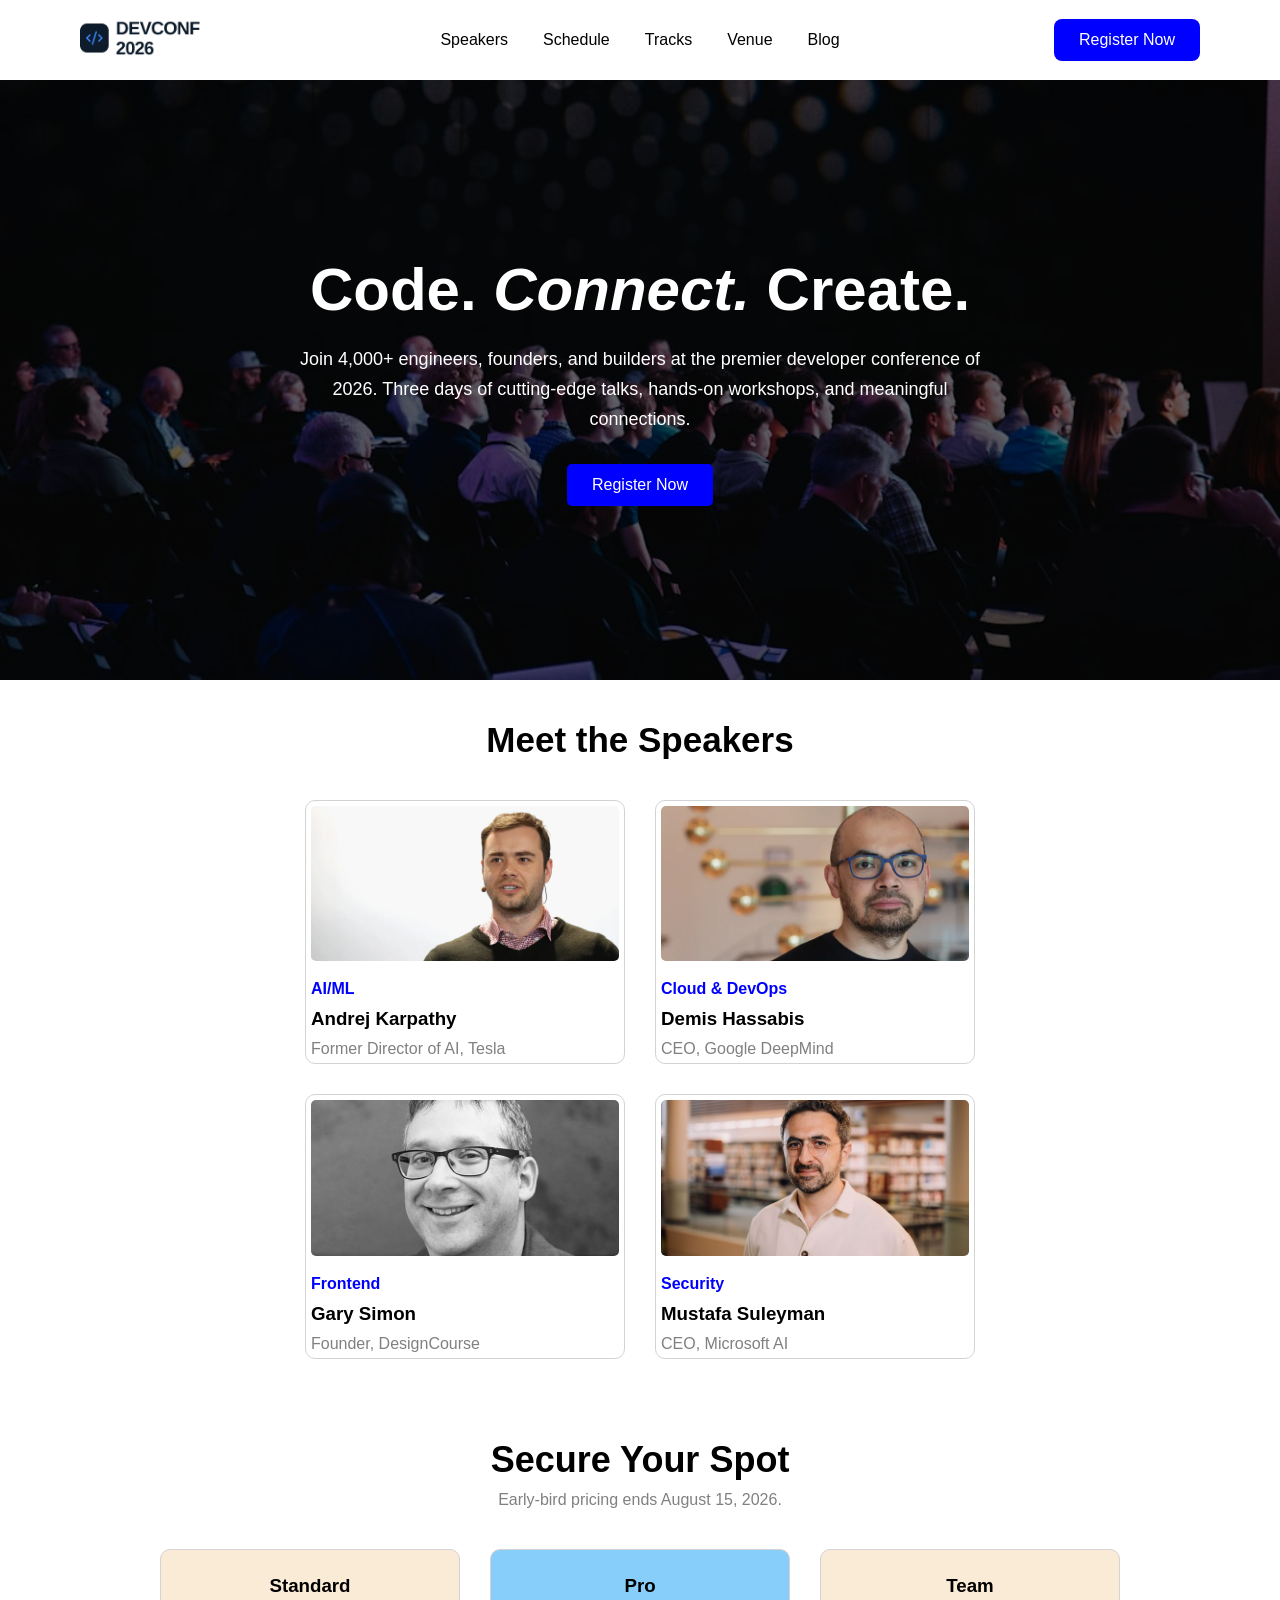
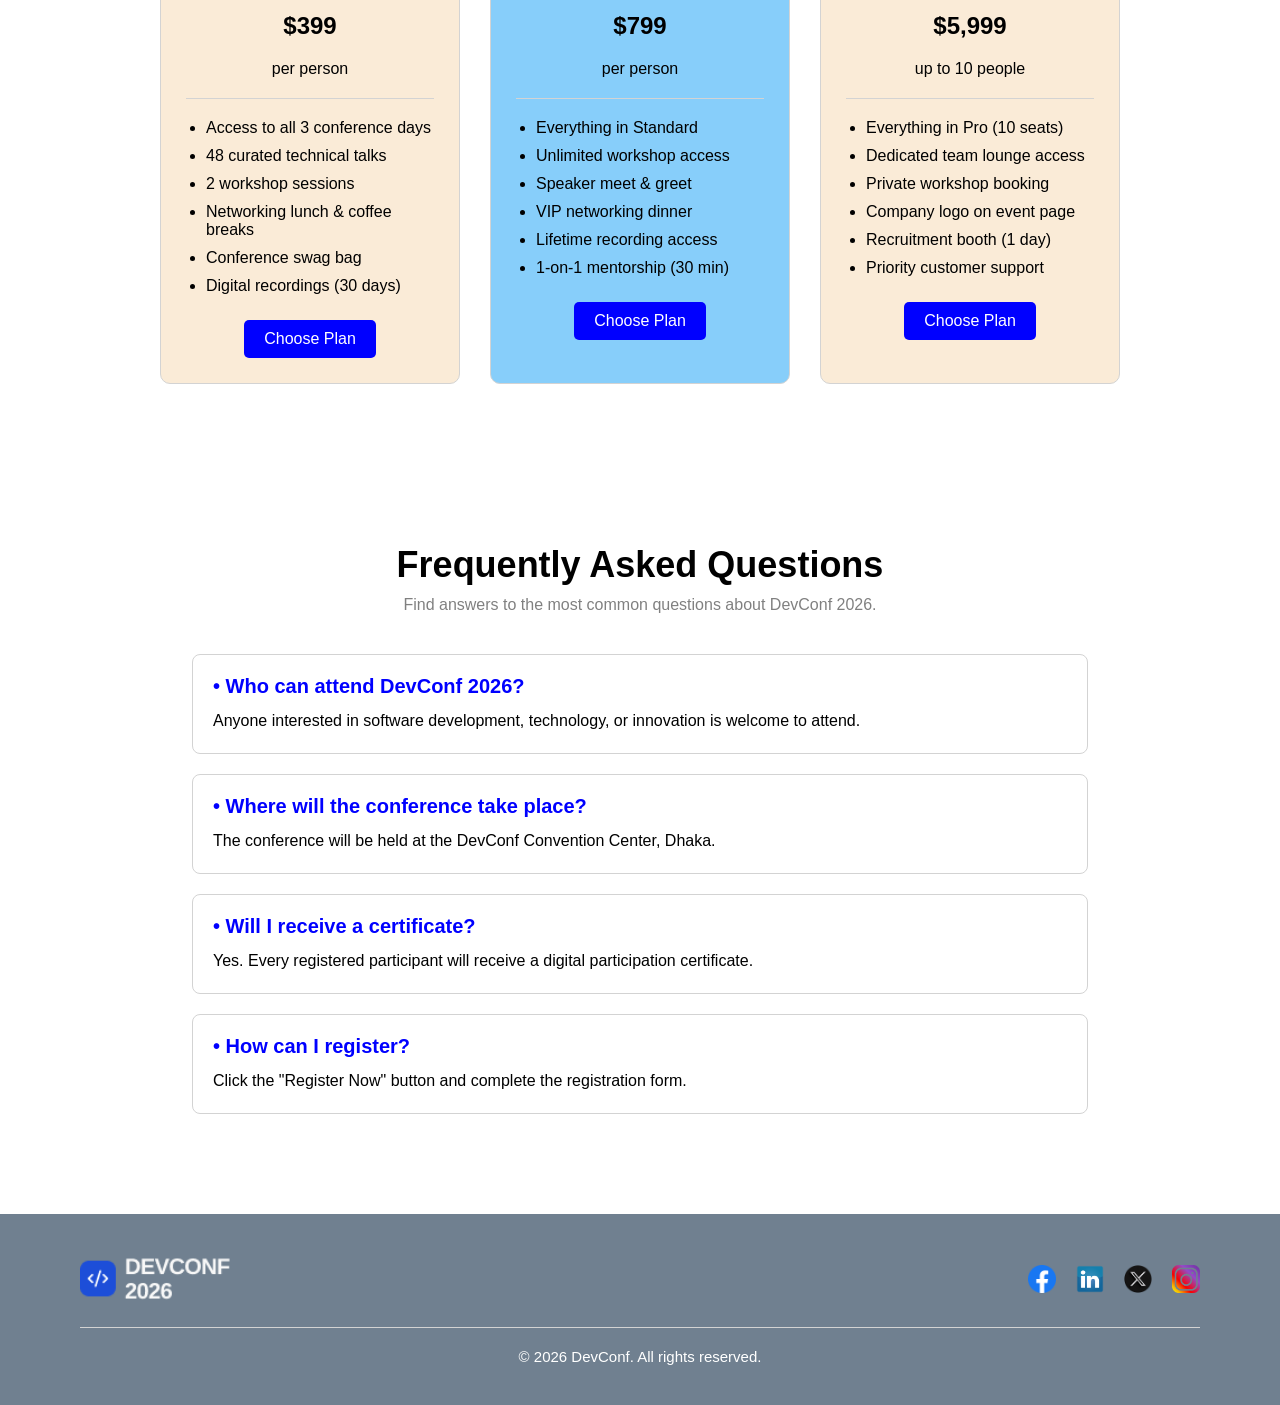
<file: index.html>
<!doctype html>
<html lang="en">
  <head>
    <meta charset="UTF-8" />
    <meta name="viewport" content="width=device-width, initial-scale=1.0" />
    <link rel="icon" type="image/png" href="assets/logo-mini.png">
    <title>Dev Conference</title>
    <link rel="stylesheet" href="Styles/style.css" />
  </head>
  <body>
    <nav class="navbar">
      <div class="logo">
        <a href="index.html"><img src="assets/logo.png" alt="Logo"></a>
      </div>
      <div class="center-menu">
        <a href="speakers.html">Speakers</a>
        <a href="schedule.html">Schedule</a>
        <a href="tracks.html">Tracks</a>
        <a href="venue.html">Venue</a>
        <a href="blog.html">Blog</a>
      </div>
      <div class="btn">
        <a href="reg-form.html" class="register-btn">Register Now</a>
      </div>
    </nav>

    <section class="hero">
      <div class="overlay">
        <h1>Code. <i>Connect.</i> Create.</h1>

        <p>
          Join 4,000+ engineers, founders, and builders at the premier developer
          conference of 2026. Three days of cutting-edge talks, hands-on
          workshops, and meaningful connections.
        </p>

        <a href="reg-form.html" class="hero-btn">Register Now</a>
      </div>
    </section>
    <section class="speakers">
      <h2>Meet the Speakers</h2>

      <div class="speaker-container">
        <div class="card">
          <img src="assets/andrej.png" alt="Andrej Karpathy" />

          <h4>AI/ML</h4>

          <h3>Andrej Karpathy</h3>

          <p>Former Director of AI, Tesla</p>
        </div>

        <div class="card">
          <img src="assets/demis.png" alt="Demis Hassabis" />

          <h4>Cloud & DevOps</h4>

          <h3>Demis Hassabis</h3>

          <p>CEO, Google DeepMind</p>
        </div>

        <div class="card">
          <img src="assets/gary.png" alt="Gary Simon" />

          <h4>Frontend</h4>

          <h3>Gary Simon</h3>

          <p>Founder, DesignCourse</p>
        </div>

        <div class="card">
          <img src="assets/mustafa.png" alt="Mustafa Suleyman" />

          <h4>Security</h4>

          <h3>Mustafa Suleyman</h3>

          <p>CEO, Microsoft AI</p>
        </div>
      </div>
    </section>
    <section class="pricing">
      <h2>Secure Your Spot</h2>

      <p class="subtitle">Early-bird pricing ends August 15, 2026.</p>

      <div class="price-container">
        <div class="price-card">
          <h3>Standard</h3>
          <h1>$399</h1>
          <p>per person</p>
          <hr />

          <ul>
            <li>Access to all 3 conference days</li>
            <li>48 curated technical talks</li>
            <li>2 workshop sessions</li>
            <li>Networking lunch & coffee breaks</li>
            <li>Conference swag bag</li>
            <li>Digital recordings (30 days)</li>
          </ul>

          <a href="reg-form.html" class="price-btn">Choose Plan</a>
        </div>

        <div class="price-card pro">
          <h3>Pro</h3>
          <h1>$799</h1>
          <p>per person</p>
          <hr />

          <ul>
            <li>Everything in Standard</li>
            <li>Unlimited workshop access</li>
            <li>Speaker meet & greet</li>
            <li>VIP networking dinner</li>
            <li>Lifetime recording access</li>
            <li>1-on-1 mentorship (30 min)</li>
          </ul>

          <a href="reg-form.html" class="price-btn">Choose Plan</a>
        </div>

        <div class="price-card">
          <h3>Team</h3>
          <h1>$5,999</h1>
          <p>up to 10 people</p>
          <hr />

          <ul>
            <li>Everything in Pro (10 seats)</li>
            <li>Dedicated team lounge access</li>
            <li>Private workshop booking</li>
            <li>Company logo on event page</li>
            <li>Recruitment booth (1 day)</li>
            <li>Priority customer support</li>
          </ul>

          <a href="reg-form.html" class="price-btn">Choose Plan</a>
        </div>
      </div>
    </section>
    <!-- AI Generated Section : FAQ -->

    <section class="faq">
      <h2>Frequently Asked Questions</h2>

      <p class="faq-subtitle">
        Find answers to the most common questions about DevConf 2026.
      </p>

      <div class="faq-box">
        <h3>• Who can attend DevConf 2026?</h3>

        <p>
          Anyone interested in software development, technology, or innovation
          is welcome to attend.
        </p>
      </div>

      <div class="faq-box">
        <h3>• Where will the conference take place?</h3>

        <p>
          The conference will be held at the DevConf Convention Center, Dhaka.
        </p>
      </div>

      <div class="faq-box">
        <h3>• Will I receive a certificate?</h3>

        <p>
          Yes. Every registered participant will receive a digital participation
          certificate.
        </p>
      </div>

      <div class="faq-box">
        <h3>• How can I register?</h3>

        <p>
          Click the "Register Now" button and complete the registration form.
        </p>
      </div>
    </section>

    <!-- End of AI Generated FAQ Section -->
    <!-- Footer Section -->

    <footer class="footer">
      <div class="footer-top">
        <div class="footer-logo">
          <img src="assets/footer-logo.png" alt="DevConf Logo" />
        </div>

        <div class="social-icons">
          <a href="#"><img src="Social Logo/Facebook.png" alt="Facebook" /></a>

          <a href="#"><img src="Social Logo/Linkedin.png" alt="LinkedIn" /></a>

          <a href="#"><img src="Social Logo/X.png" alt="Twitter" /></a>

          <a href="#"><img src="Social Logo/Insta.png" alt="Instagram" /></a>
        </div>
      </div>

      <hr />

      <p class="copyright">© 2026 DevConf. All rights reserved.</p>
    </footer>
  </body>
</html>
</file>
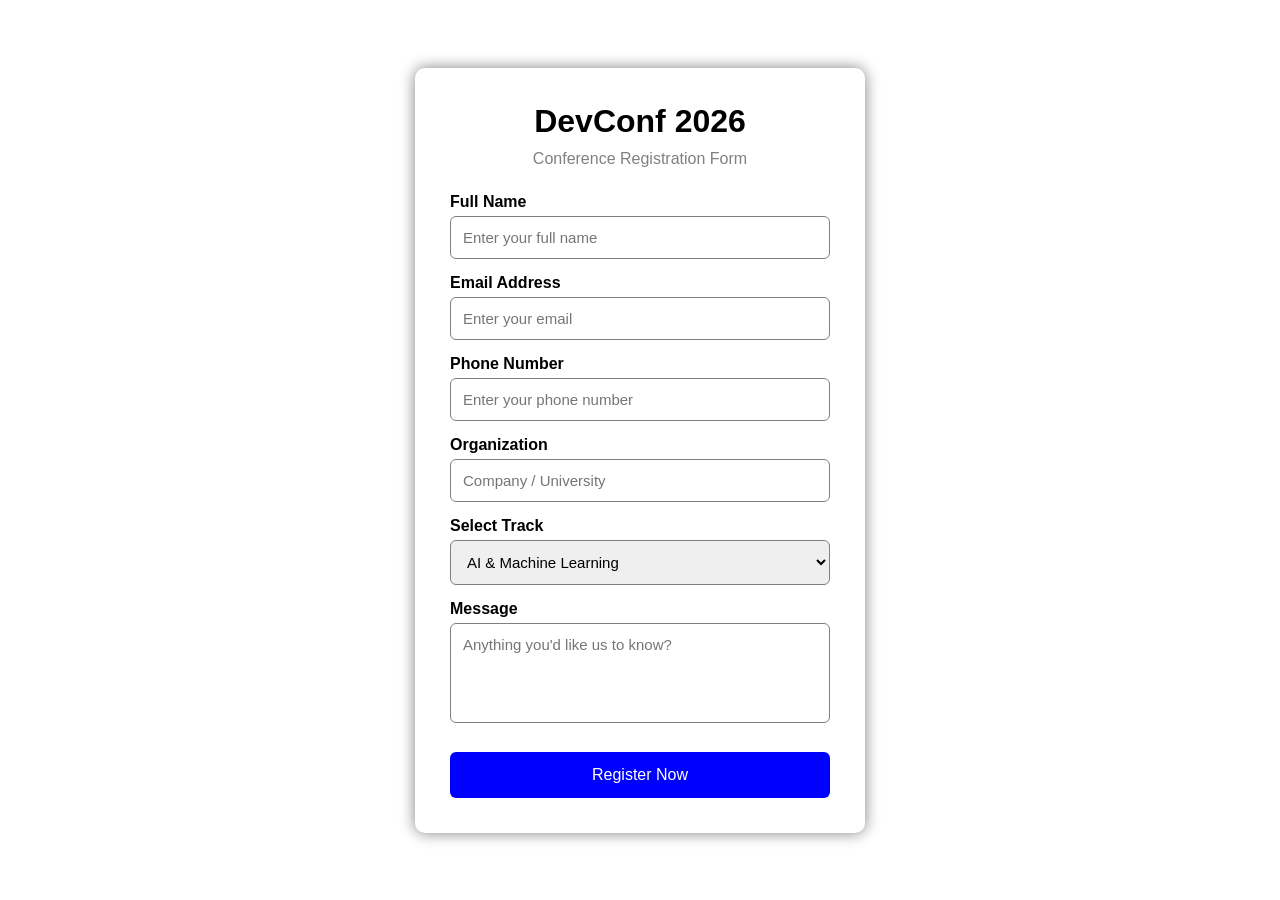
<file: reg-form.html>
<!doctype html>
<html lang="en">
  <head>
    <meta charset="UTF-8" />
    <meta name="viewport" content="width=device-width, initial-scale=1.0" />
    <link rel="icon" type="image/png" href="assets/logo-mini.png">
    <title>Register Form</title>
    <style>
      * {
        margin: 0;
        padding: 0;
        box-sizing: border-box;
        font-family: Arial, Helvetica, sans-serif;
      }
      body {
        background: white;
        display: flex;
        justify-content: center;
        align-items: center;
        min-height: 100vh;
      }
      .container {
        width: 450px;
        background: white;
        padding: 35px;
        border-radius: 10px;
        box-shadow: 0 0 15px gray;
      }
      h1 {
        text-align: center;
        margin-bottom: 10px;
      }
      p {
        text-align: center;
        margin-bottom: 25px;
        color: gray;
      }
      label {
        display: block;
        margin-top: 15px;
        margin-bottom: 5px;
        font-weight: bold;
      }
      input,
      select,
      textarea {
        width: 100%;
        padding: 12px;
        border: 1px solid gray;
        border-radius: 6px;
        font-size: 15px;
      }
      textarea {
        resize: none;
        height: 100px;
      }
      .submit-btn {
        width: 100%;
        margin-top: 25px;
        padding: 14px;
        border: none;
        background: blue;
        color: white;
        font-size: 16px;
        border-radius: 6px;
        cursor: pointer;
      }
      .submit-btn:hover {
        background: darkblue;
      }
    </style>
  </head>
  <body>
    <div class="container">
      <h1>DevConf 2026</h1>
      <p>Conference Registration Form</p>
      <form>
        <label>Full Name</label>
        <input type="text" placeholder="Enter your full name" required />
        <label>Email Address</label>
        <input type="email" placeholder="Enter your email" required />
        <label>Phone Number</label>
        <input type="tel" placeholder="Enter your phone number" required />
        <label>Organization</label>
        <input type="text" placeholder="Company / University" />
        <label>Select Track</label>
        <select required>
          <option>AI & Machine Learning</option>
          <option>Cloud & DevOps</option>
          <option>Frontend Development</option>
          <option>Cyber Security</option>
        </select>
        <label>Message</label>
        <textarea placeholder="Anything you'd like us to know?"></textarea>
        <button class="submit-btn">Register Now</button>
      </form>
    </div>
  </body>
</html>
</file>
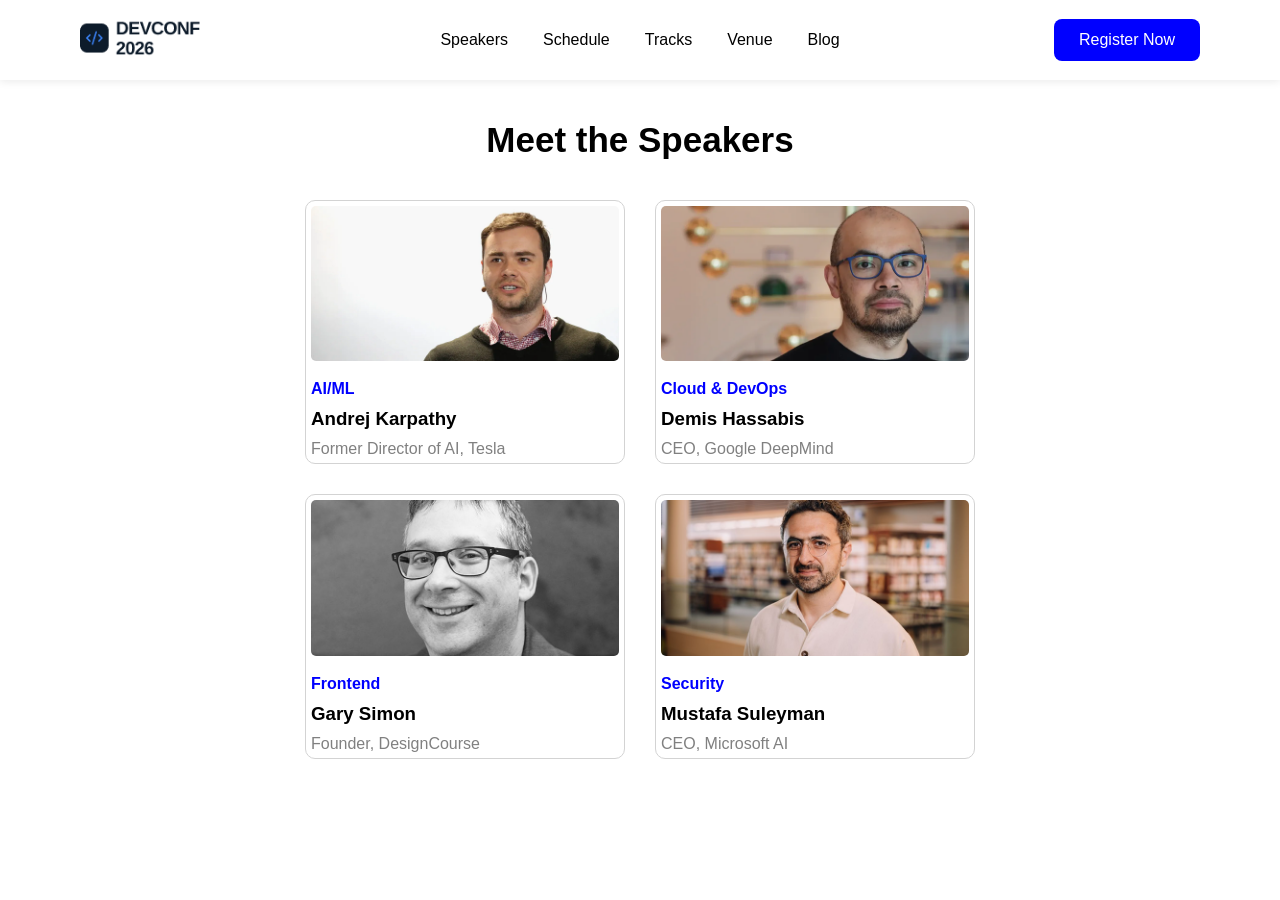
<file: speakers.html>
<!doctype html>
<html lang="en">
  <head>
    <meta charset="UTF-8" />
    <meta name="viewport" content="width=device-width, initial-scale=1.0" />
    <link rel="icon" type="image/png" href="assets/logo-mini.png">
    <title>Speakers</title>
    <style>
      * {
        margin: 0;
        padding: 0;
        box-sizing: border-box;
      }

      body {
        font-family: Arial, Helvetica, sans-serif;
      }

      .navbar {
        width: 100%;
        height: 80px;
        display: flex;
        align-items: center;
        padding: 0 80px;
        background: white;
        box-shadow: 0 2px 8px rgba(0, 0, 0, 0.08);
      }
      .navbar a {
        text-decoration: none;
        color: black;
        font-size: 16px;
        font-weight: 500;
      }
      .navbar a:hover {
        color: blue;
      }
      .logo img {
        width: 120px;
      }
      .logo {
        flex: 1;
      }
      .center-menu {
        flex: 2;
        display: flex;
        justify-content: center;
        gap: 35px;
      }
      .register-btn {
        background: blue;
        color: white !important;
        text-decoration: none;
        padding: 12px 25px;
        border-radius: 8px;
        display: inline-block;
      }
      .btn {
        flex: 1;
        display: flex;
        justify-content: flex-end;
      }
      .speakers {
        width: 100%;
        text-align: left;
        margin-top: 40px;
        margin-bottom: 40px;
      }

      .speakers h2 {
        text-align: center;
        font-size: 35px;
        margin-bottom: 40px;
      }

      .speaker-container {
        display: grid;
        grid-template-columns: repeat(2, 320px);
        justify-content: center;
        gap: 30px;
      }

      .card {
        border: 1px solid lightgray;
        border-radius: 10px;
        padding: 5px;
        background-color: white;
      }

      .card img {
        width: 100%;
        border-radius: 5px;
      }

      .card h4 {
        color: blue;
        margin-top: 15px;
        margin-bottom: 10px;
      }

      .card h3 {
        margin-bottom: 10px;
      }

      .card p {
        color: gray;
      }
    </style>
  </head>
  <body>
    <nav class="navbar">
      <div class="logo">
        <a href="index.html"><img src="assets/logo.png" alt="Logo"></a>
      </div>
      <div class="center-menu">
        <a href="speakers.html">Speakers</a>
        <a href="schedule.html">Schedule</a>
        <a href="tracks.html">Tracks</a>
        <a href="venue.html">Venue</a>
        <a href="blog.html">Blog</a>
      </div>
      <div class="btn">
        <a href="reg-form.html" class="register-btn">Register Now</a>
      </div>
    </nav>
    <section class="speakers">
      <h2>Meet the Speakers</h2>

      <div class="speaker-container">
        <div class="card">
          <img src="assets/andrej.png" alt="Andrej Karpathy" />

          <h4>AI/ML</h4>

          <h3>Andrej Karpathy</h3>

          <p>Former Director of AI, Tesla</p>
        </div>

        <div class="card">
          <img src="assets/demis.png" alt="Demis Hassabis" />

          <h4>Cloud & DevOps</h4>

          <h3>Demis Hassabis</h3>

          <p>CEO, Google DeepMind</p>
        </div>

        <div class="card">
          <img src="assets/gary.png" alt="Gary Simon" />

          <h4>Frontend</h4>

          <h3>Gary Simon</h3>

          <p>Founder, DesignCourse</p>
        </div>

        <div class="card">
          <img src="assets/mustafa.png" alt="Mustafa Suleyman" />

          <h4>Security</h4>

          <h3>Mustafa Suleyman</h3>

          <p>CEO, Microsoft AI</p>
        </div>
      </div>
    </section>
  </body>
</html>
</file>
<file: Styles/style.css>
* {
  margin: 0;
  padding: 0;
  box-sizing: border-box;
}

body {
  font-family: Arial, Helvetica, sans-serif;
}

.navbar {
  width: 100%;
  height: 80px;
  display: flex;
  align-items: center;
  padding: 0 80px;
  background: white;
  box-shadow: 0 2px 8px rgba(0, 0, 0, 0.08);
}
.navbar a {
  text-decoration: none;
  color: black;
  font-size: 16px;
  font-weight: 500;
}
.navbar a:hover {
  color: blue;
}
.logo img {
  width: 120px;
}
.logo {
  flex: 1;
}
.center-menu {
  flex: 2;
  display: flex;
  justify-content: center;
  gap: 35px;
}
.register-btn {
  background: blue;
  color: white !important;
  text-decoration: none;
  padding: 12px 25px;
  border-radius: 8px;
  display: inline-block;
}
.btn {
  flex: 1;
  display: flex;
  justify-content: flex-end;
}
.hero {
  width: 100%;
  height: 600px;
  background-image: url("../assets/banner.jpg");
  background-size: cover;
  background-position: center;
}

.overlay {
  width: 100%;
  height: 100%;
  background-color: rgba(0, 0, 0, 0.6);
  color: white;
  text-align: center;

  display: flex;
  flex-direction: column;
  justify-content: center;
  align-items: center;
}

.hero h1 {
  font-size: 60px;
  font-weight: bold;
  margin-bottom: 20px;
}

.hero p {
  width: 700px;
  font-size: 18px;
  line-height: 30px;
  margin-bottom: 30px;
}

.hero-btn {
  background-color: blue;
  color: white;
  text-decoration: none;
  padding: 12px 25px;
  border-radius: 5px;
}
.speakers {
  width: 100%;
  text-align: left;
  margin-top: 40px;
  margin-bottom: 40px;
}

.speakers h2 {
  text-align: center;
  font-size: 35px;
  margin-bottom: 40px;
}

.speaker-container {
  display: grid;
  grid-template-columns: repeat(2, 320px);
  justify-content: center;
  gap: 30px;
}

.card {
  border: 1px solid lightgray;
  border-radius: 10px;
  padding: 5px;
  background-color: white;
}

.card img {
  width: 100%;
  border-radius: 5px;
}

.card h4 {
  color: blue;
  margin-top: 15px;
  margin-bottom: 10px;
}

.card h3 {
  margin-bottom: 10px;
}

.card p {
  color: gray;
}
.pricing {
  width: 100%;
  text-align: center;
  margin-top: 80px;
  margin-bottom: 80px;
}

.pricing h2 {
  font-size: 36px;
  margin-bottom: 10px;
}

.subtitle {
  color: gray;
  margin-bottom: 40px;
}

.price-container {
  display: flex;
  justify-content: center;
  gap: 30px;
}

.price-card {
  width: 300px;
  border: 1px solid lightgray;
  border-radius: 10px;
  padding: 25px;
  background-color: antiquewhite;
}
.price-card hr {
  margin: 20px 0;
  border: none;
  border-top: 1px solid lightgray;
}

.pro {
  background-color: lightskyblue;
}

.price-card h3 {
  margin-bottom: 15px;
}

.price-card h1 {
  color: black;
  margin-bottom: 20px;
}

.price-card ul {
  text-align: left;
  margin-left: 20px;
  margin-bottom: 25px;
}

.price-card li {
  margin-bottom: 10px;
}

.price-btn {
  display: inline-block;
  text-decoration: none;
  background-color: blue;
  color: white;
  padding: 10px 20px;
  border-radius: 5px;
}
/* ===========================
   AI Generated FAQ Section
   Generated with ChatGPT
=========================== */

.faq {
  width: 100%;
  padding: 80px 0;
  background-color: white;
  text-align: center;
}

.faq h2 {
  font-size: 36px;
  color: black;
  margin-bottom: 10px;
}

.faq-subtitle {
  color: gray;
  margin-bottom: 40px;
}

.faq-box {
  width: 70%;
  margin: 20px auto;
  padding: 20px;
  border: 1px solid lightgray;
  border-radius: 8px;
  text-align: left;
  background-color: white;
}

.faq-box h3 {
  color: blue;
  margin-bottom: 10px;
  font-size: 20px;
}

.faq-box p {
  color: black;
  line-height: 25px;
}

/* End of AI Generated FAQ Section */
/* Footer Section */

.footer {
  width: 100%;
  padding: 40px 80px;background-color: slategray;
}

.footer-top {
  display: flex;
  justify-content: space-between;
  align-items: center;
  margin-bottom: 20px;
}

.footer-logo img {
  width: 150px;
}

.social-icons {
  display: flex;
  gap: 20px;
}

.social-icons img {
  width: 28px;
  height: 28px;
}

.footer hr {
  border: none;
  border-top: 1px solid lightgray;
  margin: 20px 0;
}

.copyright {
  text-align: center;
  color: white;
  font-size: 15px;
}
</file>
